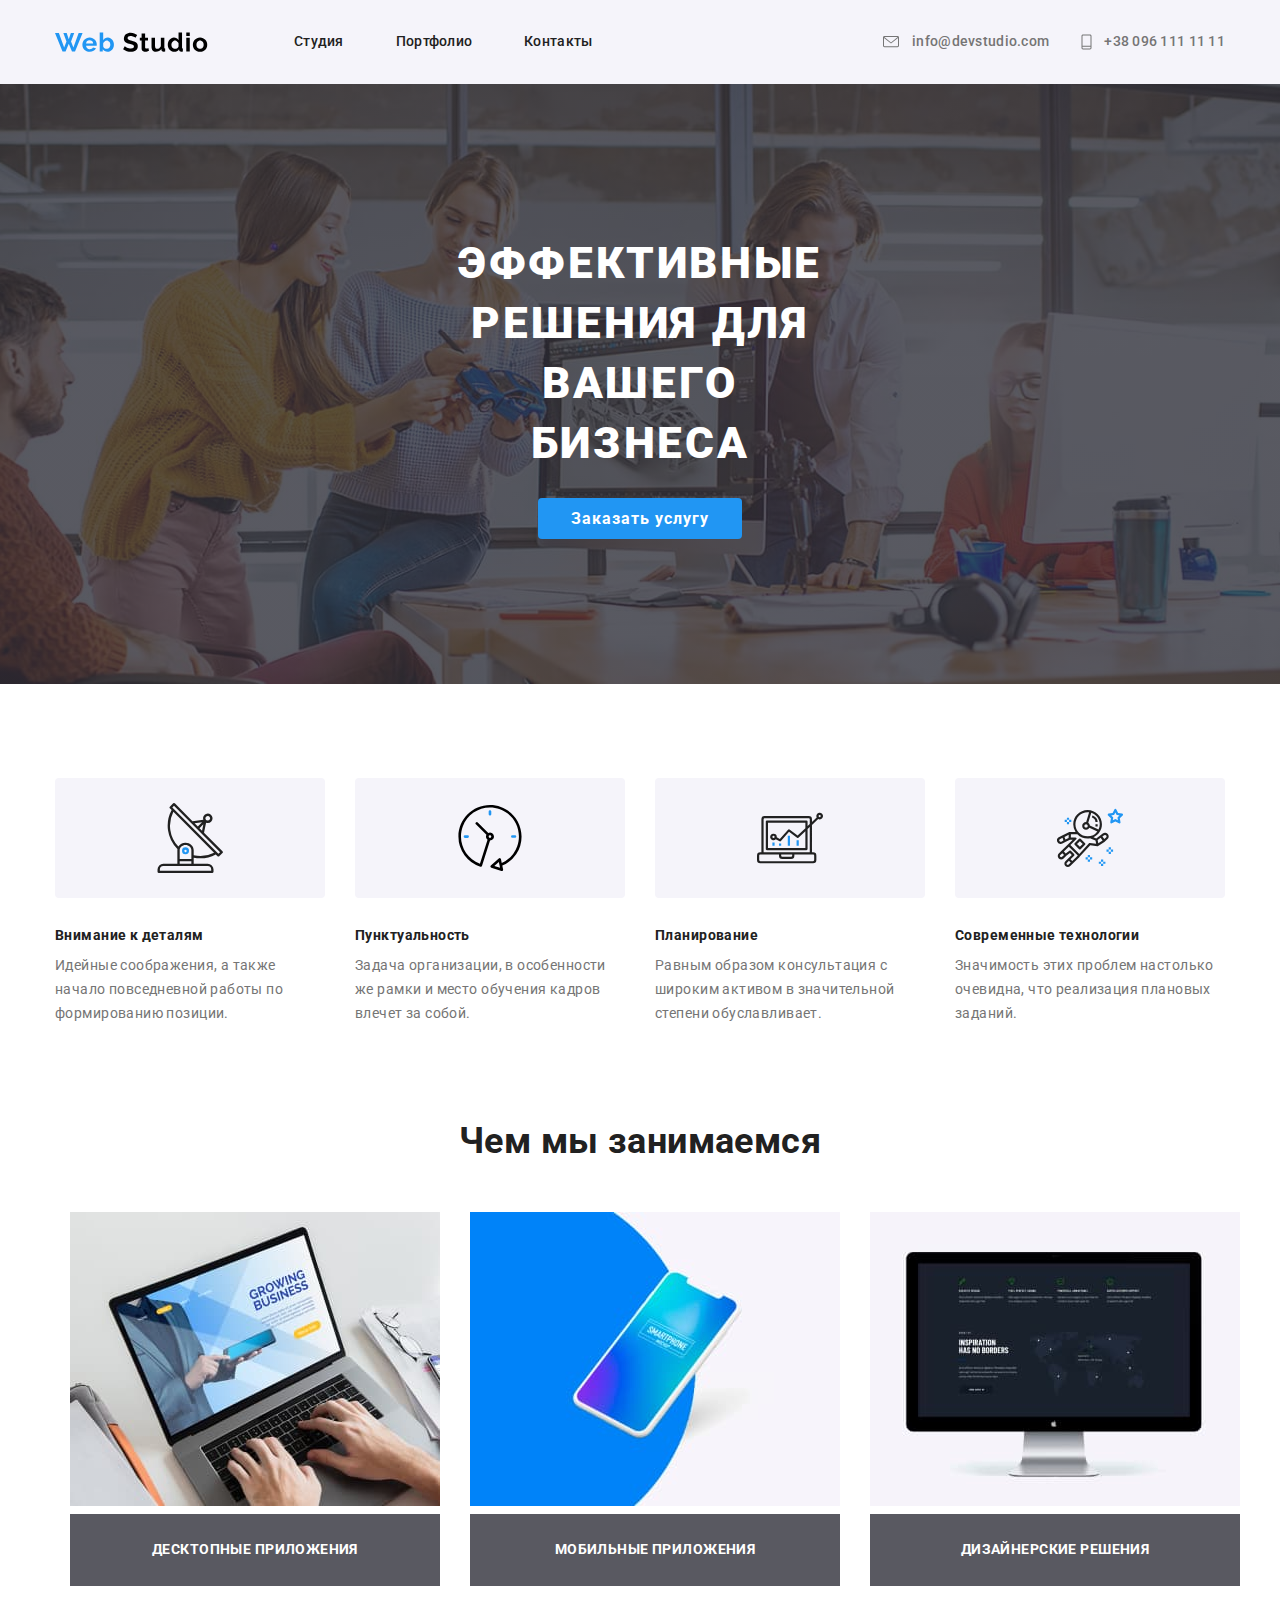
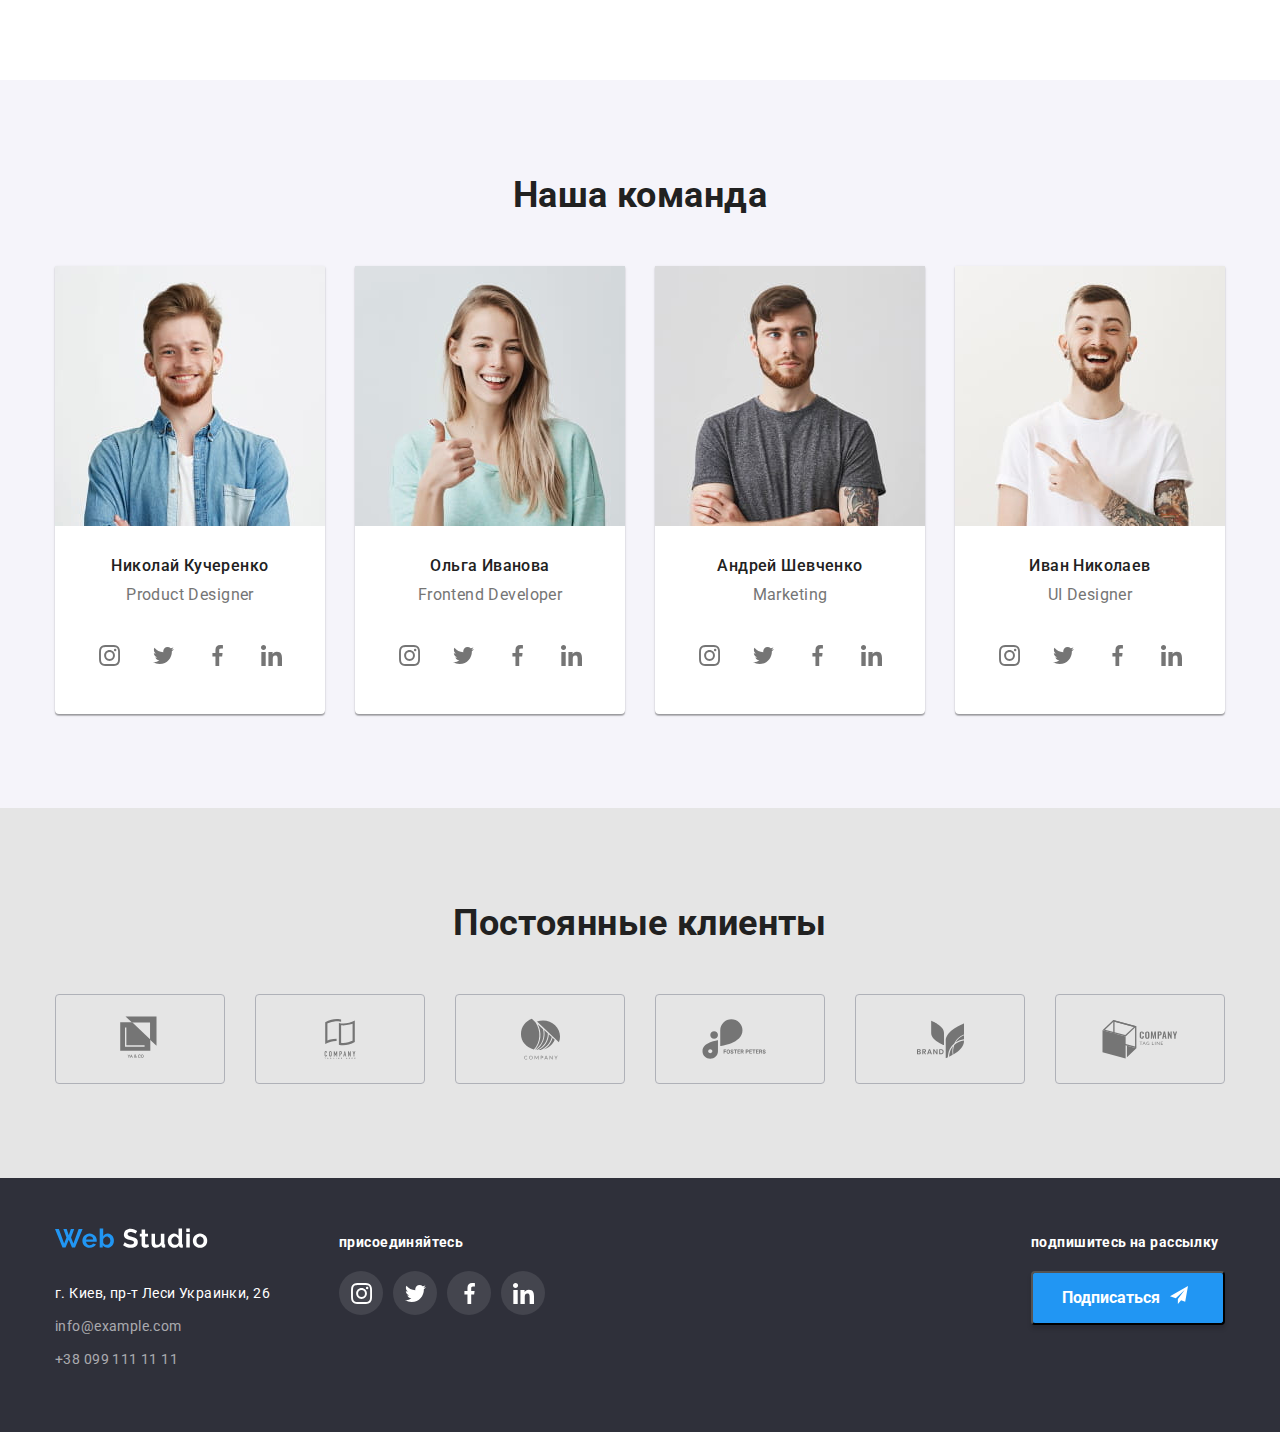
<file: index.html>
<!DOCTYPE html>
<html lang="ru">
  <head>
    <meta charset="UTF-8" />
    <meta name="viewport" content="width=device-width, initial-scale=1.0" />
    <title>Web Studio v.1</title>
    <link
      href="https://fonts.googleapis.com/css2?family=Raleway:wght@700&family=Roboto:wght@400;700&display=swap"
      rel="stylesheet"
    />
    <link
      rel="stylesheet"
      href="https://cdn.jsdelivr.net/npm/modern-normalize@0.6.0/modern-normalize.min.css"
    />
    <!-- <link rel="stylesheet" href="./css/normalize.css" /> -->
    <link rel="stylesheet" href="./css/main.css" />
  </head>
  <body>
    <!--Шапка сайта -->
    <header class="header">
      <nav class="container sait-nav">
        <a class="logo" href="./index.html">
          <img
            class="logo-img"
            src="./img/WebStudio.svg"
            alt="Основной логотип Веб Студия"
          />
        </a>

        <ul class="list link-nav">
          <li class="link-nav-list">
            <a class="link header" href="./index.html">Студия</a>
          </li>
          <li class="link-nav-list">
            <a class="link header" href="./portfolio.html">Портфолио</a>
          </li>
          <li class="link-nav-list">
            <a class="link header" href="/">Контакты</a>
          </li>
        </ul>
        <ul class="list contacts-nav">
          <li class="contacts-list">
            <a class="contacts" href="mailto:info@devstudio.com">
              <svg class="nav-icon-mail-tel" width="22px" height="16px">
                <use href="./img/symbol-defs.svg#icon-email"></use>
              </svg>
              info@devstudio.com</a
            >
          </li>
          <li class="contacts-list">
            <a class="contacts" href="tel:380961111111">
              <svg class="nav-icon-mail-tel" width="15px" height="20px">
                <use href="./img/symbol-defs.svg#icon-phone"></use>
              </svg>
              +38 096 111 11 11</a
            >
          </li>
        </ul>
      </nav>
    </header>
    <main>
      <!-- Герой-->
      <section class="main-hero">
        <div class="hero-cont">
          <h1 class="main-title">Эффективные решения для вашего бизнеса</h1>
          <a class="link main" href="/">Заказать услугу</a>
        </div>
      </section>
      <!-- секция с преимуществами фирмы-->
      <section>
        <h2 class="hide-title">Наши преимущества</h2>
        <ul class="list container advantages">
          <li class="list-advantages">
            <svg class="img-advantages" aria-label="Картинка с антенной">
              <use href="./img/symbol-defs.svg#icon-antenna"></use>
            </svg>
            <h3 class="title">Внимание к деталям</h3>
            <p class="all-text">
              Идейные соображения, а также начало повседневной работы по
              формированию позиции.
            </p>
          </li>
          <li class="list-advantages">
            <svg class="img-advantages" aria-label="Картинка с часами">
              <use href="./img/symbol-defs.svg#icon-clock"></use>
            </svg>
            <h3 class="title">Пунктуальность</h3>
            <p class="all-text">
              Задача организации, в особенности же рамки и место обучения кадров
              влечет за собой.
            </p>
          </li>
          <li class="list-advantages">
            <svg
              class="img-advantages"
              aria-label="Картинка с графиком на экране нотбука"
            >
              <use href="./img/symbol-defs.svg#icon-notebook"></use>
            </svg>
            <h3 class="title">Планирование</h3>
            <p class="all-text">
              Равным образом консультация с широким активом в значительной
              степени обуславливает.
            </p>
          </li>
          <li class="list-advantages">
            <svg class="img-advantages" aria-label="Картинка с космонавтом">
              <use href="./img/symbol-defs.svg#icon-ilon"></use>
            </svg>
            <h3 class="title">Современные технологии</h3>
            <p class="all-text">
              Значимость этих проблем настолько очевидна, что реализация
              плановых заданий.
            </p>
          </li>
        </ul>
      </section>
      <!-- Секция Какие услуги предлогают. Чем занимаются-->
      <section>
        <div class="container services-container">
          <h2 class="section-title">Чем мы занимаемся</h2>
          <ul class="list container">
            <li class="list-services">
              <img
                src="./img/projects1.jpg"
                width="370"
                height="294"
                alt="на картинке ноутбук"
              />
              <a class="link services" href="/">Десктопные приложения</a>
            </li>
            <li class="list-services">
              <img
                src="./img/projects2.jpg"
                width="370"
                height="294"
                alt="на картинке смартфон"
              />
              <a class="link services" href="/">Мобильные приложения</a>
            </li>
            <li class="list-services">
              <img
                src="./img/projects3.jpg"
                width="370"
                height="294"
                alt="на картинке Монитор с картинкой"
              />
              <a class="link services" href="/">Дизайнерские решения</a>
            </li>
          </ul>
        </div>
      </section>
      <!--  Секция с командой разработчиков-->
      <section class="team">
        <h2 class="section-title">Наша команда</h2>
        <ul class="list container">
          <li class="team-list">
            <img
              class="team-img"
              src="./img/fotoJon.jpg"
              alt="Фотография Николай Кучеренко"
            />
            <div class="info-card-team">
              <h3 class="team-title">Николай Кучеренко</h3>
              <p class="team-position">Product Designer</p>
              <ul class="list contacts-team">
                <li>
                  <a
                    class="link team-icon-li"
                    href=""
                    aria-label="ссылка на инстаграм"
                  >
                    <svg class="link-icon" width="21px" height="21px">
                      <use href="./img/symbol-defs.svg#icon-instagram"></use>
                    </svg>
                  </a>
                </li>
                <li>
                  <a
                    class="link team-icon-li"
                    href="/"
                    aria-label="ссылка на твиттер"
                  >
                    <svg class="link-icon" width="21px" height="21px">
                      <use href="./img/symbol-defs.svg#icon-twitter-1"></use>
                    </svg>
                  </a>
                </li>
                <li>
                  <a
                    class="link team-icon-li"
                    href="/"
                    aria-label="ссылка на фейсбук"
                  >
                    <svg class="link-icon" width="21px" height="21px">
                      <use href="./img/symbol-defs.svg#icon-facebook-1"></use>
                    </svg>
                  </a>
                </li>
                <li>
                  <a
                    class="link team-icon-li"
                    href="/"
                    aria-label="ссылка на линкедин"
                  >
                    <svg class="link-icon" width="21px" height="21px">
                      <use href="./img/symbol-defs.svg#icon-linkedin"></use>
                    </svg>
                  </a>
                </li>
              </ul>
            </div>
          </li>
          <li class="team-list">
            <img
              class="team-img"
              src="./img/fotoMarta.jpg"
              alt="Фотография Ольга Иванова"
            />
            <div class="info-card-team">
              <h3 class="team-title">Ольга Иванова</h3>
              <p class="team-position">Frontend Developer</p>
              <ul class="list contacts-team">
                <li>
                  <a
                    class="link team-icon-li"
                    href=""
                    aria-label="ссылка на инстаграм"
                  >
                    <svg class="link-icon" width="21px" height="21px">
                      <use href="./img/symbol-defs.svg#icon-instagram"></use>
                    </svg>
                  </a>
                </li>
                <li>
                  <a
                    class="link team-icon-li"
                    href="/"
                    aria-label="ссылка на твиттер"
                  >
                    <svg class="link-icon" width="21px" height="21px">
                      <use href="./img/symbol-defs.svg#icon-twitter-1"></use>
                    </svg>
                  </a>
                </li>
                <li>
                  <a
                    class="link team-icon-li"
                    href="/"
                    aria-label="ссылка на фейсбук"
                  >
                    <svg class="link-icon" width="21px" height="21px">
                      <use href="./img/symbol-defs.svg#icon-facebook-1"></use>
                    </svg>
                  </a>
                </li>
                <li>
                  <a
                    class="link team-icon-li"
                    href="/"
                    aria-label="ссылка на линкедин"
                  >
                    <svg class="link-icon" width="21px" height="21px">
                      <use href="./img/symbol-defs.svg#icon-linkedin"></use>
                    </svg>
                  </a>
                </li>
              </ul>
            </div>
          </li>
          <li class="team-list">
            <img
              class="team-img"
              src="./img/fotoRobert.jpg"
              alt="Фотография Андрей Шевченко"
            />
            <div class="info-card-team">
              <h3 class="team-title">Андрей Шевченко</h3>
              <p class="team-position">Marketing</p>
              <ul class="list contacts-team">
                <li>
                  <a
                    class="link team-icon-li"
                    href=""
                    aria-label="ссылка на инстаграм"
                  >
                    <svg class="link-icon" width="21px" height="21px">
                      <use href="./img/symbol-defs.svg#icon-instagram"></use>
                    </svg>
                  </a>
                </li>
                <li>
                  <a
                    class="link team-icon-li"
                    href="/"
                    aria-label="ссылка на твиттер"
                  >
                    <svg class="link-icon" width="21px" height="21px">
                      <use href="./img/symbol-defs.svg#icon-twitter-1"></use>
                    </svg>
                  </a>
                </li>
                <li>
                  <a
                    class="link team-icon-li"
                    href="/"
                    aria-label="ссылка на фейсбук"
                  >
                    <svg class="link-icon" width="21px" height="21px">
                      <use href="./img/symbol-defs.svg#icon-facebook-1"></use>
                    </svg>
                  </a>
                </li>
                <li>
                  <a
                    class="link team-icon-li"
                    href="/"
                    aria-label="ссылка на линкедин"
                  >
                    <svg class="link-icon" width="21px" height="21px">
                      <use href="./img/symbol-defs.svg#icon-linkedin"></use>
                    </svg>
                  </a>
                </li>
              </ul>
            </div>
          </li>
          <li class="team-list">
            <img
              class="team-img"
              src="./img/fotoMartin.jpg"
              alt="Фотография Иван Николаев"
            />
            <div class="info-card-team">
              <h3 class="team-title">Иван Николаев</h3>
              <p class="team-position">UI Designer</p>
              <ul class="list contacts-team">
                <li>
                  <a
                    class="link team-icon-li"
                    href=""
                    aria-label="ссылка на инстаграм"
                  >
                    <svg class="link-icon" width="21px" height="21px">
                      <use href="./img/symbol-defs.svg#icon-instagram"></use>
                    </svg>
                  </a>
                </li>
                <li>
                  <a
                    class="link team-icon-li"
                    href="/"
                    aria-label="ссылка на твиттер"
                  >
                    <svg class="link-icon" width="21px" height="21px">
                      <use href="./img/symbol-defs.svg#icon-twitter-1"></use>
                    </svg>
                  </a>
                </li>
                <li>
                  <a
                    class="link team-icon-li"
                    href="/"
                    aria-label="ссылка на фейсбук"
                  >
                    <svg class="link-icon" width="21px" height="21px">
                      <use href="./img/symbol-defs.svg#icon-facebook-1"></use>
                    </svg>
                  </a>
                </li>
                <li>
                  <a
                    class="link team-icon-li"
                    href="/"
                    aria-label="ссылка на линкедин"
                  >
                    <svg class="link-icon" width="21px" height="21px">
                      <use href="./img/symbol-defs.svg#icon-linkedin"></use>
                    </svg>
                  </a>
                </li>
              </ul>
            </div>
          </li>
        </ul>
      </section>
      <!--секция Постоянные клиенты-->
      <section class="customers">
        <h2 class="section-title">Постоянные клиенты</h2>
        <ul class="list container">
          <li class="customer-list">
            <a
              class="customer-link"
              href="/"
              aria-label="ссылка на нашего клиента 1"
            >
              <svg class="customer-icon" width="44.27px" height="49.23px">
                <use href="./img/symbol-defs.svg#icon-logo-1"></use>
              </svg>
            </a>
          </li>
          <li class="customer-list">
            <a
              class="customer-link"
              href="/"
              aria-label="ссылка на нашего клиента 2"
            >
              <svg class="customer-icon" width="40px" height="52px">
                <use href="./img/symbol-defs.svg#icon-logo-2"></use>
              </svg>
            </a>
          </li>
          <li class="customer-list">
            <a
              class="customer-link"
              href="/"
              aria-label="ссылка на нашего клиента 3"
            >
              <svg class="customer-icon" width="41px" height="42.6px">
                <use href="./img/symbol-defs.svg#icon-logo-3"></use>
              </svg>
            </a>
          </li>
          <li class="customer-list">
            <a
              class="customer-link"
              href="/"
              aria-label="ссылка на нашего клиента 4"
            >
              <svg class="customer-icon" width="170px" height="75px">
                <use href="./img/symbol-defs.svg#icon-logo-4"></use>
              </svg>
            </a>
          </li>
          <li class="customer-list">
            <a
              class="customer-link"
              href="/"
              aria-label="ссылка на нашего клиента 5"
            >
              <svg class="customer-icon" width="59px" height="47px">
                <use href="./img/symbol-defs.svg#icon-logo-5"></use>
              </svg>
            </a>
          </li>
          <li class="customer-list">
            <a
              class="customer-link"
              href="/"
              aria-label="ссылка на нашего клиента 6"
            >
              <svg class="customer-icon" width="150px" height="75px">
                <use href="./img/symbol-defs.svg#icon-logo-6"></use>
              </svg>
            </a>
          </li>
        </ul>
      </section>
    </main>
    <!-- Футер-->
    <footer class="footer">
      <div class="footer-content">
        <div>
          <a class="logo-footer" href="./index.html">
            <img
              class="logo-img"
              src="./img/Web-studio-f.svg"
              alt="Основной логотип Веб Студия"
            />
          </a>

          <address class="adress">
            г. Киев, пр-т Леси Украинки, 26 <br />

            <a class="contacts-in-footer" href="mailto:info@example.com"
              >info@example.com</a
            >
            <br />

            <a class="contacts-in-footer" href="tel:+390991111111"
              >+38 099 111 11 11</a
            >
          </address>
        </div>
        <!-- секция в футере- соцсети-->
        <section class="connect">
          <div class="follow">
            <h2 class="footer-title">присоединяйтесь</h2>
            <ul class="list contacts-team">
              <li class="icon-follow">
                <a
                  class="link team-icon-li"
                  href=""
                  aria-label="ссылка на инстаграм"
                >
                  <svg class="link-icon" width="21px" height="21px">
                    <use href="./img/symbol-defs.svg#icon-instagram"></use>
                  </svg>
                </a>
              </li>
              <li class="icon-follow">
                <a
                  class="link team-icon-li"
                  href="/"
                  aria-label="ссылка на твиттер"
                >
                  <svg class="link-icon" width="21px" height="21px">
                    <use href="./img/symbol-defs.svg#icon-twitter-1"></use>
                  </svg>
                </a>
              </li>
              <li class="icon-follow">
                <a
                  class="link team-icon-li"
                  href="/"
                  aria-label="ссылка на фейсбук"
                >
                  <svg class="link-icon" width="21px" height="21px">
                    <use href="./img/symbol-defs.svg#icon-facebook-1"></use>
                  </svg>
                </a>
              </li>
              <li class="icon-follow">
                <a
                  class="link team-icon-li"
                  href="/"
                  aria-label="ссылка на линкедин"
                >
                  <svg class="link-icon" width="21px" height="21px">
                    <use href="./img/symbol-defs.svg#icon-linkedin"></use>
                  </svg>
                </a>
              </li>
            </ul>
          </div>
        </section>
        <div class="mailing">
          <h2 class="footer-title">подпишитесь на рассылку</h2>
          <button class="mail-to" type="button">
            Подписаться
            <svg class="mail-icon" width="24px" height="24px">
              <use href="./img/symbol-defs.svg#icon-plain"></use>
            </svg>
          </button>
        </div>
      </div>
    </footer>
  </body>
</html>
</file>
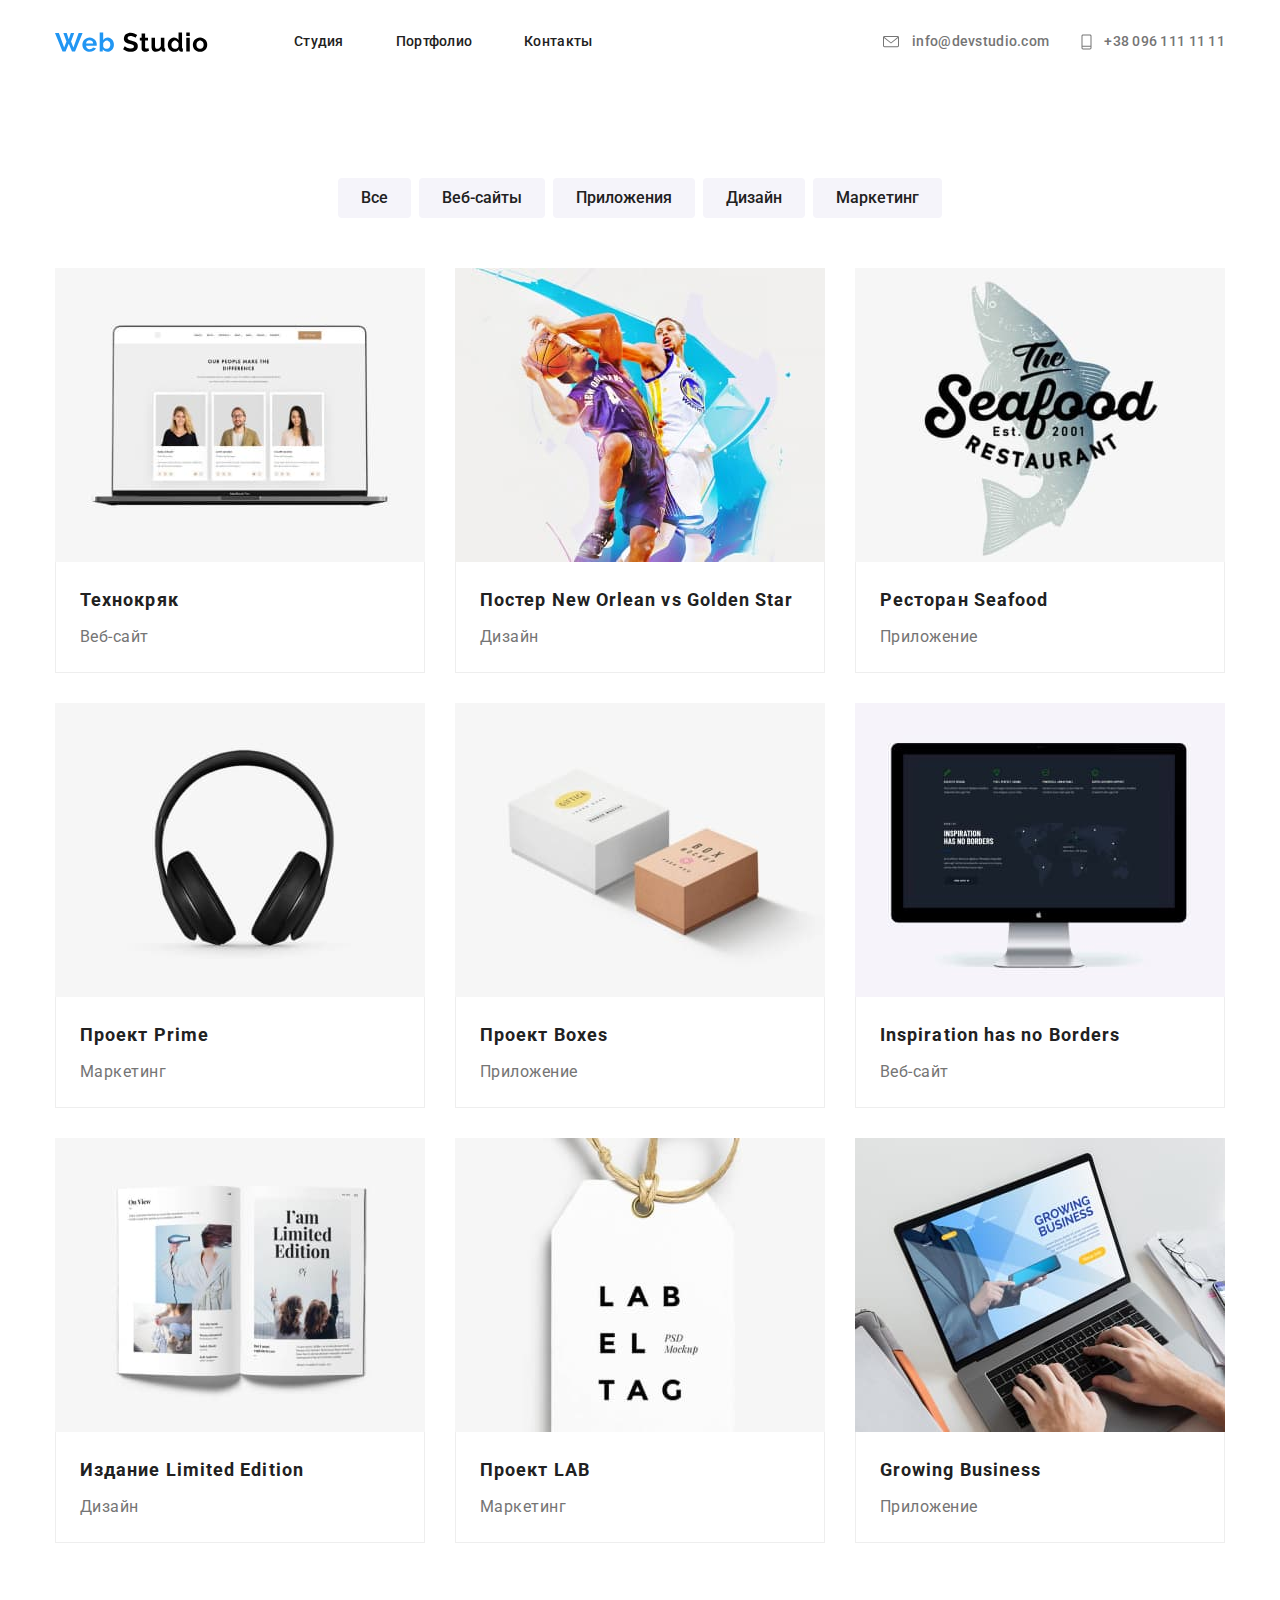
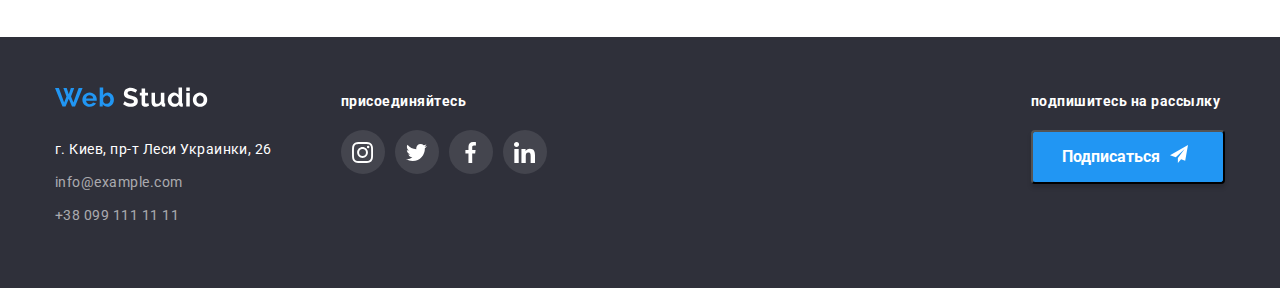
<file: portfolio.html>
<!DOCTYPE html>
<html lang="ru">
  <head>
    <meta charset="UTF-8" />
    <meta name="viewport" content=" dth=device-width, initial-scale=1.0" />
    <title>Portfolio</title>

    <link
      href="https://fonts.googleapis.com/css2?family=Raleway:wght@700&family=Roboto:wght@400;700&display=swap"
      rel="stylesheet"
    />
    <link
      rel="stylesheet"
      href="https://cdn.jsdelivr.net/npm/modern-normalize@0.6.0/modern-normalize.min.css"
    />
    <!-- <link rel="stylesheet" href="./css/normalize.css" /> -->
    <link rel="stylesheet" href="./css/portfolio.css" />
  </head>
  <body>
    <header class="header">
      <nav class="container sait-nav">
        <a class="logo" href="./index.html">
          <img
            class="logo-img"
            src="./img/WebStudio.svg"
            alt="Основной логотип Веб Студия"
          />
        </a>

        <ul class="list link-nav">
          <li class="link-nav-list">
            <a class="link header" href="./index.html">Студия</a>
          </li>
          <li class="link-nav-list">
            <a class="link header" href="./portfolio.html">Портфолио</a>
          </li>
          <li class="link-nav-list">
            <a class="link header" href="/">Контакты</a>
          </li>
        </ul>
        <ul class="list contacts-nav">
          <li class="contacts-list">
            <a class="contacts" href="mailto:info@devstudio.com">
              <svg class="nav-icon-mail-tel" width="22px" height="16px">
                <use href="./img/symbol-defs.svg#icon-email"></use>
              </svg>
              info@devstudio.com</a
            >
          </li>
          <li class="contacts-list">
            <a class="contacts" href="tel:380961111111">
              <svg class="nav-icon-mail-tel" width="15px" height="20px">
                <use href="./img/symbol-defs.svg#icon-phone"></use>
              </svg>
              +38 096 111 11 11</a
            >
          </li>
        </ul>
      </nav>
    </header>
    <main>
      <!-- скрытый заголовок -->
      <h1 class="main-title">Наши работы</h1>
      <!-- Фильтр отбора по типу предлагаемых работ-->
      <div class="container">
        <ul class="list container-buttoms">
          <li class="nav-buttom">
            <button class="button" type="button">Все</button>
          </li>
          <li class="nav-buttom">
            <button class="button" type="button">Веб-сайты</button>
          </li>
          <li class="nav-buttom">
            <button class="button" type="button">Приложения</button>
          </li>
          <li class="nav-buttom">
            <button class="button" type="button">Дизайн</button>
          </li>
          <li class="nav-buttom">
            <button class="button" type="button">Маркетинг</button>
          </li>
        </ul>
      </div>

      <!-- Портфолио всех услуг, превью работ -->
      <section>
        <div class="container">
          <ul class="list list-examples">
            <li class="item-examples">
              <a class="examples" href="">
                <img
                  class="img"
                  src="./img/portfolio/one.jpg"
                  alt="Синий квадрат"
                />
                <div class="card-content">
                  <h2 class="examples-title">Технокряк</h2>
                  <p class="examples-filter">Веб-сайт</p>
                  <p class="main-title">
                    Технокряк это современная площадка распространения
                    коронавируса. Компании используют эту платформу для
                    цифрового шпионажа и атак на защищённые сервера конкурентов.
                  </p>
                </div>
              </a>
            </li>
            <li class="item-examples">
              <a class="examples" href="">
                <img src="./img/portfolio/two.jpg" alt="Два баскетболиста" />

                <div class="card-content">
                  <h2 class="examples-title">
                    Постер New Orlean vs Golden Star
                  </h2>
                  <p class="examples-filter">Дизайн</p>
                  <p class="main-title">
                    Lorem ipsum dolor sit amet consectetur adipisicing elit.
                    Qui, culpa.
                  </p>
                </div>
              </a>
            </li>
            <li class="item-examples">
              <a class="examples" href="">
                <img
                  src="./img/portfolio/three.jpg"
                  alt="Логотип ресторана с рыбой"
                />
                <div class="card-content">
                  <h2 class="examples-title">Ресторан Seafood</h2>
                  <p class="examples-filter">Приложение</p>
                  <p class="main-title">
                    Lorem ipsum dolor sit amet consectetur adipisicing elit.
                    Qui, culpa.
                  </p>
                </div>
              </a>
            </li>
            <li class="item-examples">
              <a class="examples" href="">
                <img src="./img/portfolio/four.jpg" alt="Наушники" />
                <div class="card-content">
                  <h2 class="examples-title">Проект Prime</h2>
                  <p class="examples-filter">Маркетинг</p>
                  <p class="main-title">
                    Lorem ipsum dolor sit amet consectetur adipisicing elit.
                    Qui, culpa.
                  </p>
                </div>
              </a>
            </li>
            <li class="item-examples">
              <a class="examples" href="">
                <img src="./img/portfolio/five.jpg" alt="коробки" />
                <div class="card-content">
                  <h2 class="examples-title">Проект Boxes</h2>
                  <p class="examples-filter">Приложение</p>
                  <p class="main-title">
                    Lorem ipsum dolor sit amet consectetur adipisicing elit.
                    Qui, culpa.
                  </p>
                </div>
              </a>
            </li>
            <li class="item-examples">
              <a class="examples" href="">
                <img src="./img/portfolio/six.jpg" alt="Монитор" />
                <div class="card-content">
                  <h2 class="examples-title">Inspiration has no Borders</h2>
                  <p class="examples-filter">Веб-сайт</p>
                  <p class="main-title">
                    Lorem ipsum dolor sit amet consectetur adipisicing elit.
                    Qui, culpa.
                  </p>
                </div>
              </a>
            </li>
            <li class="item-examples">
              <a class="examples" href="">
                <img src="./img/portfolio/seven.jpg" alt="Раскрытый журнал" />
                <div class="card-content">
                  <h2 class="examples-title">Издание Limited Edition</h2>
                  <p class="examples-filter">Дизайн</p>
                  <p class="main-title">
                    Lorem ipsum dolor sit amet consectetur adipisicing elit.
                    Qui, culpa.
                  </p>
                </div>
              </a>
            </li>
            <li class="item-examples">
              <a class="examples" href="">
                <img src="./img/portfolio/eight.jpg" alt="Бирка" />
                <div class="card-content">
                  <h2 class="examples-title">Проект LAB</h2>
                  <p class="examples-filter">Маркетинг</p>
                  <p class="main-title">
                    Lorem ipsum dolor sit amet consectetur adipisicing elit.
                    Qui, culpa.
                  </p>
                </div>
              </a>
            </li>
            <li class="item-examples">
              <a class="examples" href="">
                <img src="./img/portfolio/nine.jpg" alt="Открытый ноутбук" />
                <div class="card-content">
                  <h2 class="examples-title">Growing Business</h2>
                  <p class="examples-filter">Приложение</p>
                  <p class="main-title">
                    Lorem ipsum dolor sit amet consectetur adipisicing elit.
                    Qui, culpa.
                  </p>
                </div>
              </a>
            </li>
          </ul>
        </div>
      </section>
    </main>
    <footer class="footer">
      <div class="footer-content">
        <div>
          <a class="logo-footer" href="./index.html">
            <img
              class="logo-img"
              src="./img/Web-studio-f.svg"
              alt="Основной логотип Веб Студия"
            />
          </a>

          <address class="adress">
            г. Киев, пр-т Леси Украинки, 26 <br />

            <a class="contacts-in-footer" href="mailto:info@example.com"
              >info@example.com</a
            >
            <br />

            <a class="contacts-in-footer" href="tel:+390991111111"
              >+38 099 111 11 11</a
            >
          </address>
        </div>
        <!-- секция в футере- соцсети-->
        <section class="connect">
          <div class="follow">
            <h2 class="footer-title">присоединяйтесь</h2>
            <ul class="list contacts-team">
              <li class="icon-follow">
                <a
                  class="link team-icon-li"
                  href=""
                  aria-label="ссылка на инстаграм"
                >
                  <svg class="link-icon" width="21px" height="21px">
                    <use href="./img/symbol-defs.svg#icon-instagram"></use>
                  </svg>
                </a>
              </li>
              <li class="icon-follow">
                <a
                  class="link team-icon-li"
                  href="/"
                  aria-label="ссылка на твиттер"
                >
                  <svg class="link-icon" width="21px" height="21px">
                    <use href="./img/symbol-defs.svg#icon-twitter-1"></use>
                  </svg>
                </a>
              </li>
              <li class="icon-follow">
                <a
                  class="link team-icon-li"
                  href="/"
                  aria-label="ссылка на фейсбук"
                >
                  <svg class="link-icon" width="21px" height="21px">
                    <use href="./img/symbol-defs.svg#icon-facebook-1"></use>
                  </svg>
                </a>
              </li>
              <li class="icon-follow">
                <a
                  class="link team-icon-li"
                  href="/"
                  aria-label="ссылка на линкедин"
                >
                  <svg class="link-icon" width="21px" height="21px">
                    <use href="./img/symbol-defs.svg#icon-linkedin"></use>
                  </svg>
                </a>
              </li>
            </ul>
          </div>
        </section>
        <div class="mailing">
          <h2 class="footer-title">подпишитесь на рассылку</h2>
          <button class="mail-to" type="button">
            Подписаться
            <svg class="mail-icon" width="24px" height="24px">
              <use href="./img/symbol-defs.svg#icon-plain"></use>
            </svg>
          </button>
        </div>
      </div>
    </footer>
  </body>
</html>
</file>
<file: css/main.css>
/* Палитра */
/* Цвет акцентра #2196F3 */
/* Белый цвет текста #FFFFFF */
/* Черный цвет шрифта #212121 */
/* Серый цвет шрифта #757575 */
/* цвет фона белый #FFFFFF */
/* Цвет фона серой секции #E5E5E5 */
/* Цвет фона белой второй секции #F5F4FA */
/* html {*/

:root {
  --accent-collor: #2196f3;
  --text-color: #757575;
  --title-color: #212121;
  --text-color-w: #ffffff;
  --background-grey: #e5e5e5;
  --background-white: #f5f4fa;
}
body {
  background-color: var(--text-color-w);
  color: var(--text-color);
  font-family: Roboto, sans-serif;
  font-style: normal;
  font-weight: 400;
  font-size: 14px;
  line-height: 1.71;
  letter-spacing: 0.03em;
}

/* шаблон-класс для списка, убирает точки */
.list {
  padding: 0px;
  margin: 0px;
  list-style: none;
}

/*
 Header 
 
 */

.container {
  display: flex;
  padding-left: 15px;
  padding-right: 15px;
  width: 1200px;
  margin-left: auto;
  margin-right: auto;
  /* background-color: greenyellow;
  border: 2px solid black; */
}
.sait-nav {
  align-items: center;

  display: flex;
}
/* Основной класс для ссылки */
.header {
  background-color: var(--background-white);
}
.link {
  color: #212121;
  text-decoration: none;
  border: 1px solid transparent;
}
.link:hover,
.link:focus {
  outline: none;
  color: var(--accent-collor);
  border: 1px solid var(--accent-collor);
}

.logo {
  display: block;
}

.logo-img {
  margin: 0px;
  padding: 0px;
  width: 153px;
  height: 31px;
  display: block;
  text-decoration: none;
}

.link-nav {
  margin-left: 85px;
  display: flex;
  /* border: 1px solid black; */
}

.link-nav-list:not(:last-child) {
  margin-right: 50px;
}

.link.header {
  display: block;
  padding-top: 32px;
  padding-bottom: 32px;

  font-weight: 500;
  font-size: 14px;
  line-height: 1.14;
  letter-spacing: 0.02em;
}

.contacts-nav {
  display: flex;
  align-items: center;
  margin-left: auto;
  margin-top: 32px;
  margin-bottom: 32px;
}

.contacts-nav .contacts-list + .contacts-list {
  margin-left: 30px;
}

.contacts-list {
  align-items: center;
  justify-content: center;
}

.nav-icon-mail-tel {
  margin-right: 10px;
  fill: currentColor;
}

.contacts {
  display: flex;
  align-items: center;

  color: var(--text-color);
  font-size: 14px;
  line-height: 1.14;
  text-decoration: none;
  font-weight: 500;
  letter-spacing: 0.02em;
}

.contacts:hover,
.contacts:focus {
  outline: none;
  color: var(--accent-collor);
}

/* MAIN
/* hero */

.main-hero {
  display: flex;
  /* background-color: teal; */
  align-items: center;
  justify-content: center;
  max-width: 1600px;
  height: 600px;
  margin-left: auto;
  margin-right: auto;
  padding: 200px 452px;
  background-position: center;

  /* background-image: url(../img/Header-img.jpg); */

  background-image: linear-gradient(
      to right,
      rgba(47, 48, 58, 0.8),
      rgba(47, 48, 58, 0.8)
    ),
    url(../img/Header-img.jpg);
}

.hero-cont {
  display: inline-block;
  text-align: center;
  margin-left: auto;
  margin-right: auto;
  /* align-items: center; */
  /* justify-content: center; */
  /* margin: 0px; */
  /* padding: 0px; */
  /* background-color: teal; */
}

.main-title {
  max-width: 696px;
  /* display: block; */
  margin-bottom: 30px;
  margin-top: 0px;
  /* margin-left: auto;
  margin-right: auto; */

  color: var(--text-color-w);

  font-weight: 900;
  font-size: 44px;
  line-height: 1.36;

  letter-spacing: 0.06em;
  text-transform: uppercase;
}

.main {
  /* display: inline-block; */
  min-width: 200px;
  padding: 10px 32px;

  color: var(--text-color-w);
  background-color: var(--accent-collor);

  font-weight: 700;
  font-size: 16px;
  line-height: 1.88;
  letter-spacing: 0.06em;
  border-radius: 4px;
}

.link.main:hover,
.link.main:focus {
  outline: none;
  color: var(--accent-collor);
  background-color: var(--text-color-w);
}

/*

 секция с приемуществами
 
 */

.advantages {
  padding-top: 94px;
}

.list-advantages {
  display: block;
}

.list.container .list-advantages + .list-advantages {
  margin-left: 30px;
}

.img-advantages {
  display: block;
  width: 270px;
  height: 120px;
  padding: 25px 102px;
  margin-bottom: 30px;

  background-color: var(--background-white);
  border-radius: 4px;
}

.list-advantages.title {
  display: inline-block;
}

.all-text {
  margin: 0px;
}

.hide-title {
  display: none;
}

.title {
  color: var(--title-color);
  font-weight: 700;
  font-size: 14px;
  line-height: 1.14;
  margin-bottom: 10px;
  margin-top: 0px;
  /* display: inline-block; */
}

/* 

    чем мы занимаемся
    
*/

.services-container {
  display: block;
  padding-top: 94px;
  padding-bottom: 94px;
}

.section-title {
  color: var(--title-color);
  font-weight: 700;
  font-size: 36px;
  line-height: 1.17;
  text-align: center;
  margin: 0px 0px 50px 0px;
}

/* .list-services {
  justify-content: center;
  display: block;
} */

.container .list-services + .list-services {
  margin-left: 30px;
}

.services {
  display: block;
  padding: 27px;

  color: var(--text-color-w);
  background: rgba(47, 48, 58, 0.8);

  font-weight: 700;
  font-size: 14px;
  line-height: 1.14;
  text-transform: uppercase;
  text-align: center;
}

/* 

cекция Наша команда

*/

.team-list {
  /* width: 270px; */
  /* padding-bottom: 36px; */
  display: block;
  border-radius: 0px 0px 4px 4px;
  box-shadow: 0px 2px 1px rgba(0, 0, 0, 0.2), 0px 1px 1px rgba(0, 0, 0, 0.14),
    0px 1px 3px rgba(0, 0, 0, 0.12);
  background-color: var(--text-color-w);
}

.info-card-team {
  /* background-color: blue; */
  padding-bottom: 36px;
  padding-top: 30px;
}

.container .team-list + .team-list {
  margin-left: 30px;
}

.team {
  padding-bottom: 94px;
  padding-top: 94px;
  background-color: var(--background-white);
}

.team-img {
  display: block;
}

.team-title {
  color: var(--title-color);
  font-weight: 500;
  font-size: 16px;
  line-height: 1.19;
  text-align: center;
  margin-top: 0px;
  margin-bottom: 10px;
}

.team-position {
  font-size: 16px;
  line-height: 1.19;
  text-align: center;
  display: block;
  margin: 0px 0px 30px 0px;
}

.contacts-team {
  justify-content: center;
  display: flex;
}

.contacts-team > li {
  display: flex;
  height: 44px;
  margin-right: 10px;
  width: 44px;
  height: 44px;
}

.contacts-team > li:last-child {
  margin-right: 0px;
}

.team-icon-li {
  display: flex;
  justify-content: center;
  align-items: center;

  fill: var(--text-color);

  width: 44px;
  height: 44px;
}
.link-icon-team {
  fill: currentColor;
}

.link-icon-team:hover,
.link-icon-team:focus {
  outline: none;
  fill: var(--text-color-w);
}

.team-icon-li:hover,
.team-icon-li:focus {
  outline: none;
  border-radius: 50%;
  background-color: var(--accent-collor);
  fill: var(--text-color-w);
}

/* 

Клиенты 

*/

.customer-link {
  display: flex;
  justify-content: center;
  align-items: center;

  width: 170px;
  height: 90px;
  padding: 0;

  border: 1px solid #afb1b8;
  border-radius: 4px;
  color: var(--text-color);
  fill: var(--text-color);
}

.customer-list {
  margin-right: 30px;
}

.customer-list:last-child {
  margin-right: 0;
}

.customer-link:focus,
.customer-link:hover {
  outline: none;
  border: 1px solid var(--accent-collor);
  fill: var(--accent-collor);
}

.customer-link {
  fill: currentColor;
}

.customers {
  padding-top: 94px;
  padding-bottom: 94px;
  background-color: var(--background-grey);
}

/* 
Footer 

*/

.footer-content {
  display: flex;
  padding-left: 15px;
  padding-right: 15px;
  width: 1200px;
  margin-left: auto;
  margin-right: auto;
}

.logo-footer {
  display: inline-block;
  margin-top: 45px;
  margin-bottom: 0px;
}

.footer {
  background-color: #2f303a;
  padding-bottom: 60px;
}

.adress {
  display: block;
  margin-top: 20px;

  color: var(--text-color-w);
  font-size: 14px;
  line-height: 1.71;
  font-style: normal;
}

.contacts-in-footer {
  display: inline-block;
  margin-top: 9px;

  color: rgba(255, 255, 255, 0.6);
  font-size: 14px;
  line-height: 1.71;
  font-weight: 400;
  text-decoration: none;
  font-style: normal;
}

.contacts-in-footer:hover,
.contacts-in-footer:focus {
  outline: none;
  color: var(--accent-collor);
  /* border: 1px solid var(--accent-collor); */
}

.contacts-links {
  display: flex;
}

.connect {
  display: block;
}

.follow {
  display: block;
  margin-left: 69px;
  margin-top: 57px;
}

.footer-title {
  margin-bottom: 20px;
  margin-top: 0px;

  color: var(--text-color-w);
  font-size: 14px;
  line-height: 1.14;
  font-weight: 700;
  /* text-align: center; */
}
.icon-follow {
  border-radius: 50%;
  background: rgba(255, 255, 255, 0.1);
}

.icon-follow > .team-icon-li {
  fill: var(--text-color-w);
}

.mailing {
  display: inline-block;
  padding-top: 57px;
  margin-left: auto;
}

.mail-to {
  display: flex;
  padding: 10px 29px;
  border-radius: 4px;

  align-items: center;
  justify-content: center;

  background-color: var(--accent-collor);
  color: var(--text-color-w);
  font-family: Roboto;
  font-style: normal;
  font-weight: bold;
  font-size: 16px;
  line-height: 30px;
  box-shadow: 0px 4px 4px rgba(0, 0, 0, 0.15);
}

.mail-icon {
  margin-left: 10px;
  fill: #ffffff;
}
</file>
<file: css/portfolio.css>
/* Палитра */
/* Цвет акцентра #2196F3 */
/* Белый цвет текста #FFFFFF */
/* Вспомогательный цвет шрифта #212121 */
/* основной цвет шрифта #757575 */
/* Основной цвет фона  в портфолио #E5E5E5 */
/* Основной цвет фона на титуле #F5F4FA */

/* Шаблоны для использования */
:root {
  --accent-collor: #2196f3;
  --text-color: #757575;
  --title-color: #212121;
  --text-color-w: #ffffff;
  --background-grey: #e5e5e5;
  --background-white: #f5f4fa;
}
body {
  background-color: var(--text-color-w);
  color: var(--text-color);
  font-family: Roboto, sans-serif;
  font-style: normal;
  font-weight: 400;
  letter-spacing: 0.03em;
}

/* Основной класс для ссылки */
.link {
  color: #212121;
  text-decoration: none;
  border: 1px solid transparent;
}



.link:hover,
.link:focus {
  color: var(--accent-collor);
  border: 1px solid var(--accent-collor);
}

/* Шаблон для Изображений  */

img {
  display: block;
  max-width: 100%;
  height: auto;
}


/* шаблон-класс для списка,
 убирает точки обнуляет падинг и марджин */

.list {
  padding: 0px;
  margin: 0px;

  list-style: none;
}

/*  Шаблон контейнер */

.container {
  display: flex;
  padding-left: 15px;
  padding-right: 15px;
  width: 1200px;
  margin-left: auto;
  margin-right: auto;
  /* border: 1px solid red; */
}

/* header */

.header {
  background-color: var(--text-color-w);
}

.sait-nav {
  align-items: center;

  display: flex;
}

.logo {
  display: block;
}

.logo-img {
  margin: 0px;
  padding: 0px;

  width: 153px;
  height: 31px;
  display: block;
  text-decoration: none;
}

.link-nav {
  margin-left: 85px;
  display: flex;
  /* border: 1px solid black; */
}

.link-nav-list:not(:last-child) {
  margin-right: 50px;
}

.link.header {
  display: block;
  padding-top: 32px;
  padding-bottom: 32px;

  font-weight: 500;
  font-size: 14px;
  line-height: 1.14;
  letter-spacing: 0.02em;
}

.contacts-nav {
  display: flex;
  align-items: center;
  margin-left: auto;
  margin-top: 32px;
  margin-bottom: 32px;
  
}


.contacts-list {
  align-items: center;
  justify-content: center;
}

.nav-icon-mail-tel {
  margin-right: 10px;
  fill: currentColor;
}

.contacts-nav .contacts-list + .contacts-list {
  margin-left: 30px;
}

.contacts {
   display: flex;
  align-items: center;

  color: var(--text-color);
  font-size: 14px;
  line-height: 1.14;
  text-decoration: none;
  font-weight: 500;
  letter-spacing: 0.02em;
}

.contacts:hover,
.contacts:focus {
  color: var(--accent-collor);
}

/* Главный контент страницы main */

.main-title {
  display: none;
}

/* Кнопки навигации */

.container-buttoms {
  margin-left: auto;
  margin-right: auto;
  padding-top: 94px;
  padding-bottom: 50px;
  display: flex;
}

.container-buttoms .nav-buttom + .nav-buttom {
  margin-left: 8px;
}

/* Шаблон кнопки */

.button {
  padding: 6px 22px;
  border: 1px solid transparent;
  /* box-shadow: 0px 2px 2px rgba(0, 0, 0, 0.12), 0px 1px 2px rgba(0, 0, 0, 0.08), 0px 3px 1px rgba(0, 0, 0, 0.1); */
  border-radius: 4px;

  background-color: var(--background-white);
  color: #212121;
  font-size: 16px;
  line-height: 1.63;
  font-weight: 500;
  text-align: center;
}
.button:hover,
.button:focus {
  background-color: var(--accent-collor);
  color: #ffffff;
  border-radius: 4px;
  box-shadow: 0px 2px 2px rgba(0, 0, 0, 0.12), 0px 1px 2px rgba(0, 0, 0, 0.08), 0px 3px 1px rgba(0, 0, 0, 0.1);
}

.nav-buttom {
  padding: 0px;
}

/*  Секция примеров наших робот */

.list-examples {
  /* justify-content: space-between; */
  display: flex;
  flex-wrap: wrap;
  padding-bottom: 94px;
}

.examples {
  display: block;
  /* width: 370px; */

  text-decoration: none;
  color: var(--text-color-w);
  font-size: 18px;
  line-height: 1.56;
  /* background-color: tomato */
}

.examples:hover,
.examples:focus {
  box-shadow: 1px 4px 6px rgba(0, 0, 0, 0.16), 0px 4px 4px rgba(0, 0, 0, 0.06), 0px 1px 1px rgba(0, 0, 0, 0.12);
}

.item-examples {
  width: calc:((100% - 60px) / 3);
  /* width: 370px; */
  /* height: 404px; */
  /* outline: 1px solid #eeeeee; */
  margin-right: 30px;
}

.item-examples:nth-child(3n) {
  margin-right: 0px;
}

.item-examples:nth-child(n + 4) {
  margin-top: 30px;

}

/* .list-examples
  .item-examples
  + .item-examples
  + .item-examples
  + .item-examples {
  margin-top: 30px;
} */

.card-content {
  padding: 20px 24px;
  border-bottom: 1px solid #EEEEEE;
  border-right: 1px solid #EEEEEE;
  border-left: 1px solid #EEEEEE;
  /* background-color: blue; */
}


.examples-title {
  display: block;
  
   margin: 0px;

  color: var(--title-color);
  font-weight: 700;
  font-size: 18px;
  line-height: 2;
  letter-spacing: 0.06em;
}
.examples-filter {
  display: block;
  margin-top: 4px;
  margin-bottom: 0px;

  color: var(--text-color);
  font-size: 16px;
  line-height: 1.88;
}

/* Footer */
.footer-content {
  display: flex;
  padding-left: 15px;
  padding-right: 15px;
  width: 1200px;
  margin-left: auto;
  margin-right: auto;
}

.logo-footer {
  display: inline-block;
  margin-top: 45px;
  margin-bottom: 0px;
}

.footer {
  background-color: #2f303a;
  padding-bottom: 60px;
}

.adress {
  display: block;
  margin-top: 20px;

  color: var(--text-color-w);
  font-size: 14px;
  line-height: 1.71;
  font-style: normal;
}

.contacts-in-footer {
  display: inline-block;
  margin-top: 9px;

  color: rgba(255, 255, 255, 0.6);
  font-size: 14px;
  line-height: 1.71;
  font-weight: 400;
  text-decoration: none;
  font-style: normal;
}

.contacts-in-footer:hover,
.contacts-in-footer:focus {
  outline: none;
  color: var(--accent-collor);
  /* border: 1px solid var(--accent-collor); */
}

.contacts-links {
  display: flex;
}

.connect {
  display: block;
}

.follow {
  display: block;
  margin-left: 69px;
  margin-top: 57px;
}

.footer-title {
  margin-bottom: 20px;
  margin-top: 0px;

  color: var(--text-color-w);
  font-size: 14px;
  line-height: 1.14;
  font-weight: 700;
  /* text-align: center; */
}
.icon-follow {
  border-radius: 50%;
  background: rgba(255, 255, 255, 0.1);
}

.icon-follow > .team-icon-li {
  fill: var(--text-color-w);
}

.mailing {
  display: inline-block;
  padding-top: 57px;
  margin-left: auto;
}

.mail-to {
  display: flex;
  padding: 10px 29px;
  border-radius: 4px;

  align-items: center;
  justify-content: center;

  background-color: var(--accent-collor);
  color: var(--text-color-w);
  font-family: Roboto;
  font-style: normal;
  font-weight: bold;
  font-size: 16px;
  line-height: 30px;
  box-shadow: 0px 4px 4px rgba(0, 0, 0, 0.15);
}

.mail-icon {
  margin-left: 10px;
  fill: #ffffff;
}

/* Css для иконок в футере */

.contacts-team {
  justify-content: center;
  display: flex;
}

.contacts-team > li {
  display: flex;
  height: 44px;
  margin-right: 10px;
  width: 44px;
  height: 44px;
}

.contacts-team > li:last-child {
  margin-right: 0px;
}

.team-icon-li {
  display: flex;
  justify-content: center;
  align-items: center;

  fill: var(--text-color);

  width: 44px;
  height: 44px;
}
.link-icon-team {
  fill: currentColor;
}

.link-icon-team:hover,
.link-icon-team:focus {
  outline: none;
  fill: var(--text-color-w);
}

.team-icon-li:hover,
.team-icon-li:focus {
  outline: none;
  border-radius: 50%;
  background-color: var(--accent-collor);
  fill: var(--text-color-w);
}


/* 
.footer-content {
  display: flex;
  padding-left: 15px;
  padding-right: 15px;
  width: 1200px;
  margin-left: auto;
  margin-right: auto;
}

.logo-footer {
  display: inline-block;
  margin-top: 45px;
  margin-bottom: 0px;
}

.footer {
  background-color: #2f303a;
  padding-bottom: 60px;
}

.address {
  display: block;
  color: var(--text-color-w);
  font-size: 14px;
  line-height: 1.71;
  font-style: normal;
  margin-top: 20px  ;
}

.contacts-in-footer {
  display: inline-block;
  margin-top: 9px;

  color: rgba(255, 255, 255, 0.6);
  font-size: 14px;
  line-height: 1.71;
  font-weight: 400;
  text-decoration: none;
  font-style: normal;
}

.contacts-in-footer:hover,
.contacts-in-footer:focus {
  color: var(--accent-collor);
  /* border: 1px solid var(--accent-collor); */
}

.contacts-links {
  display: flex;
}

.connect {
  display: block;
}

.follow {
  display: block;
  margin-left: 69px;
  margin-top: 57px;
}

.footer-title {
  margin-bottom: 20px;
  margin-top: 0px;
  color: var(--text-color-w);
  font-size: 14px;
  line-height: 1.14;
  font-weight: 700;
  /* text-align: center; */
} */
</file>
